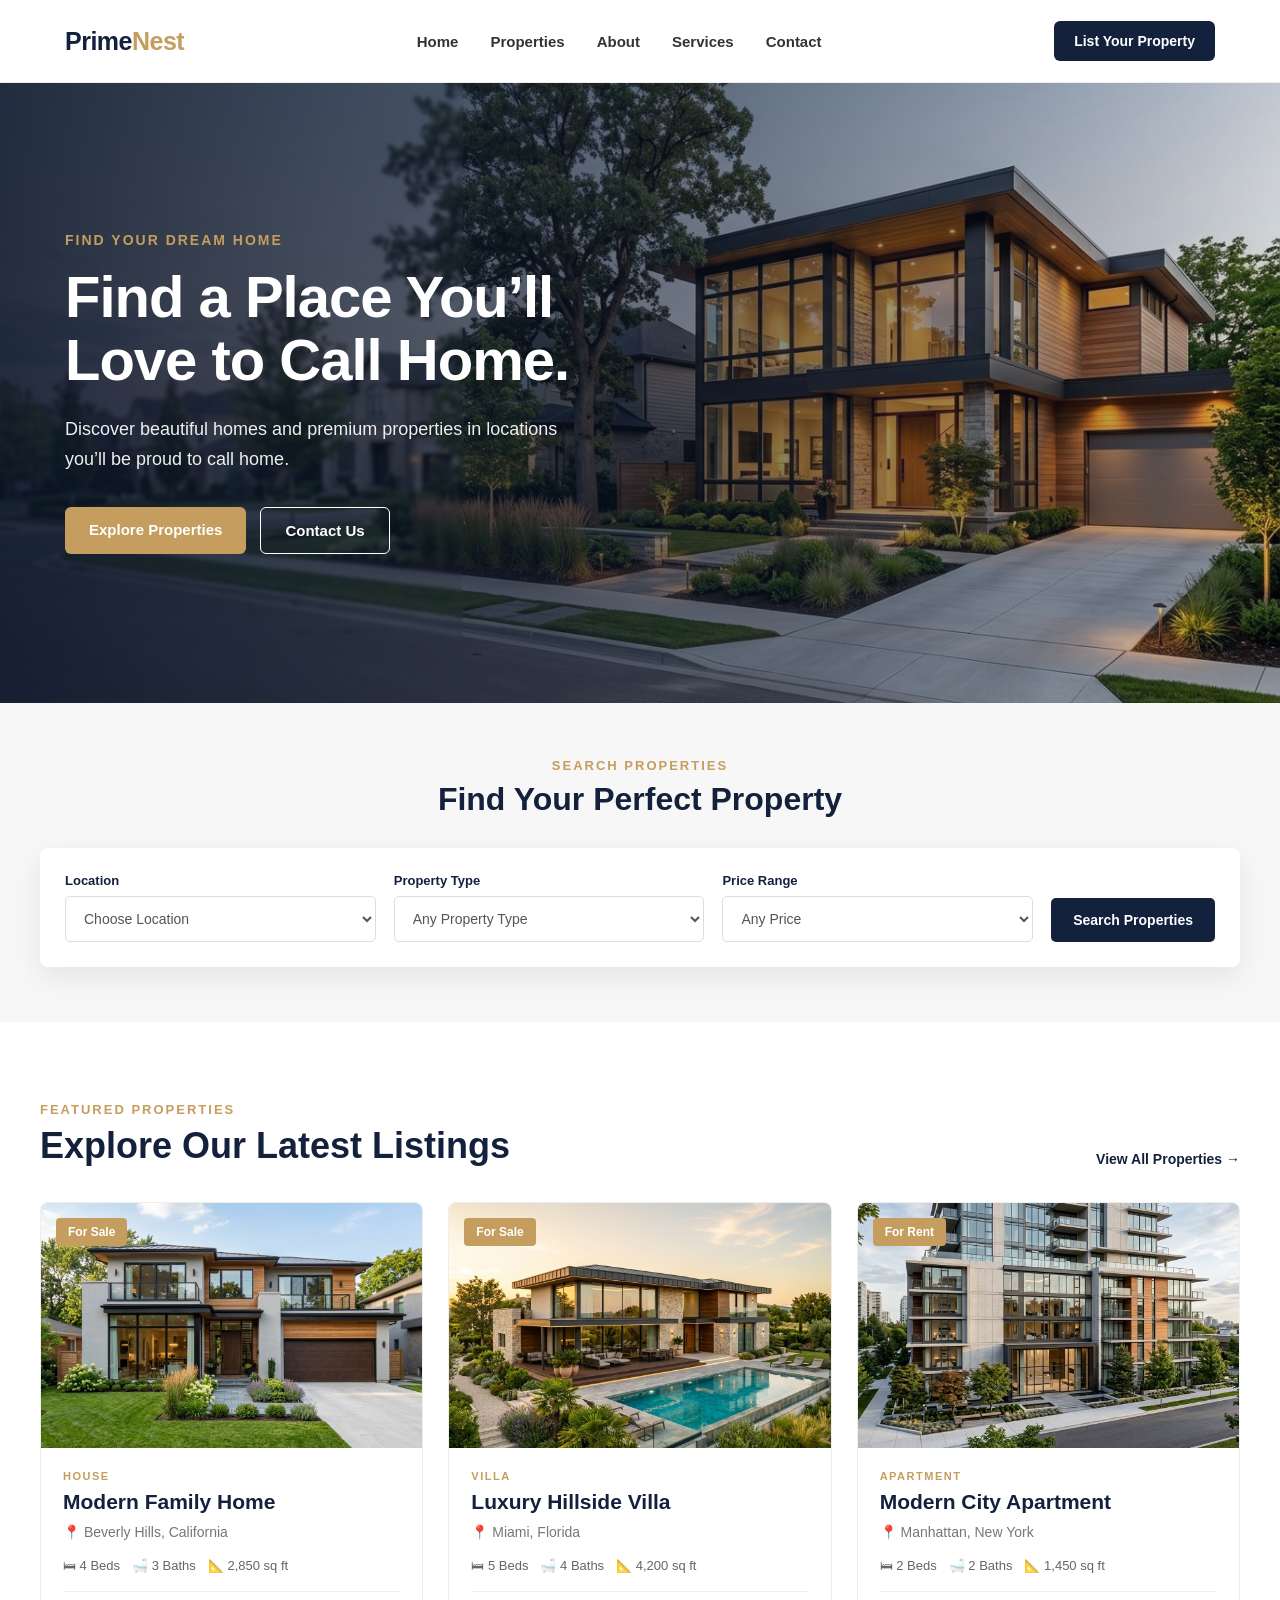
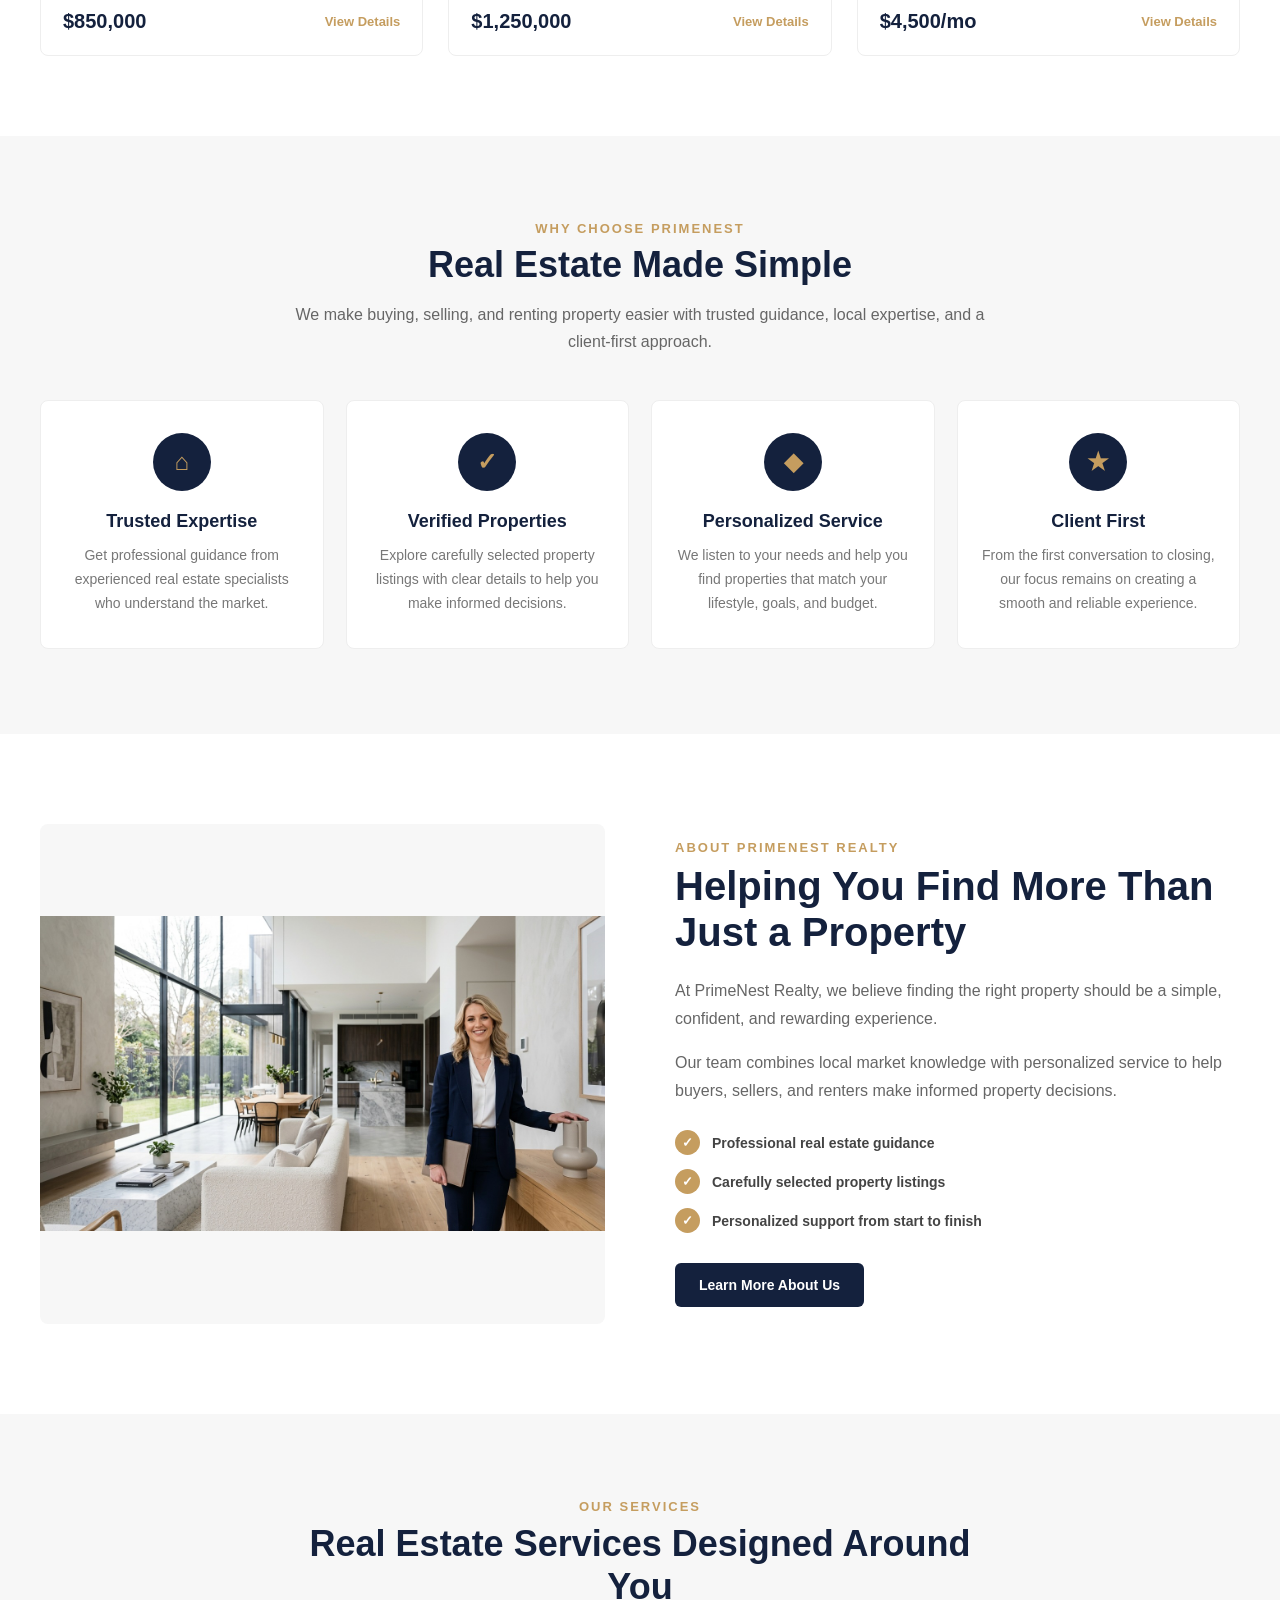
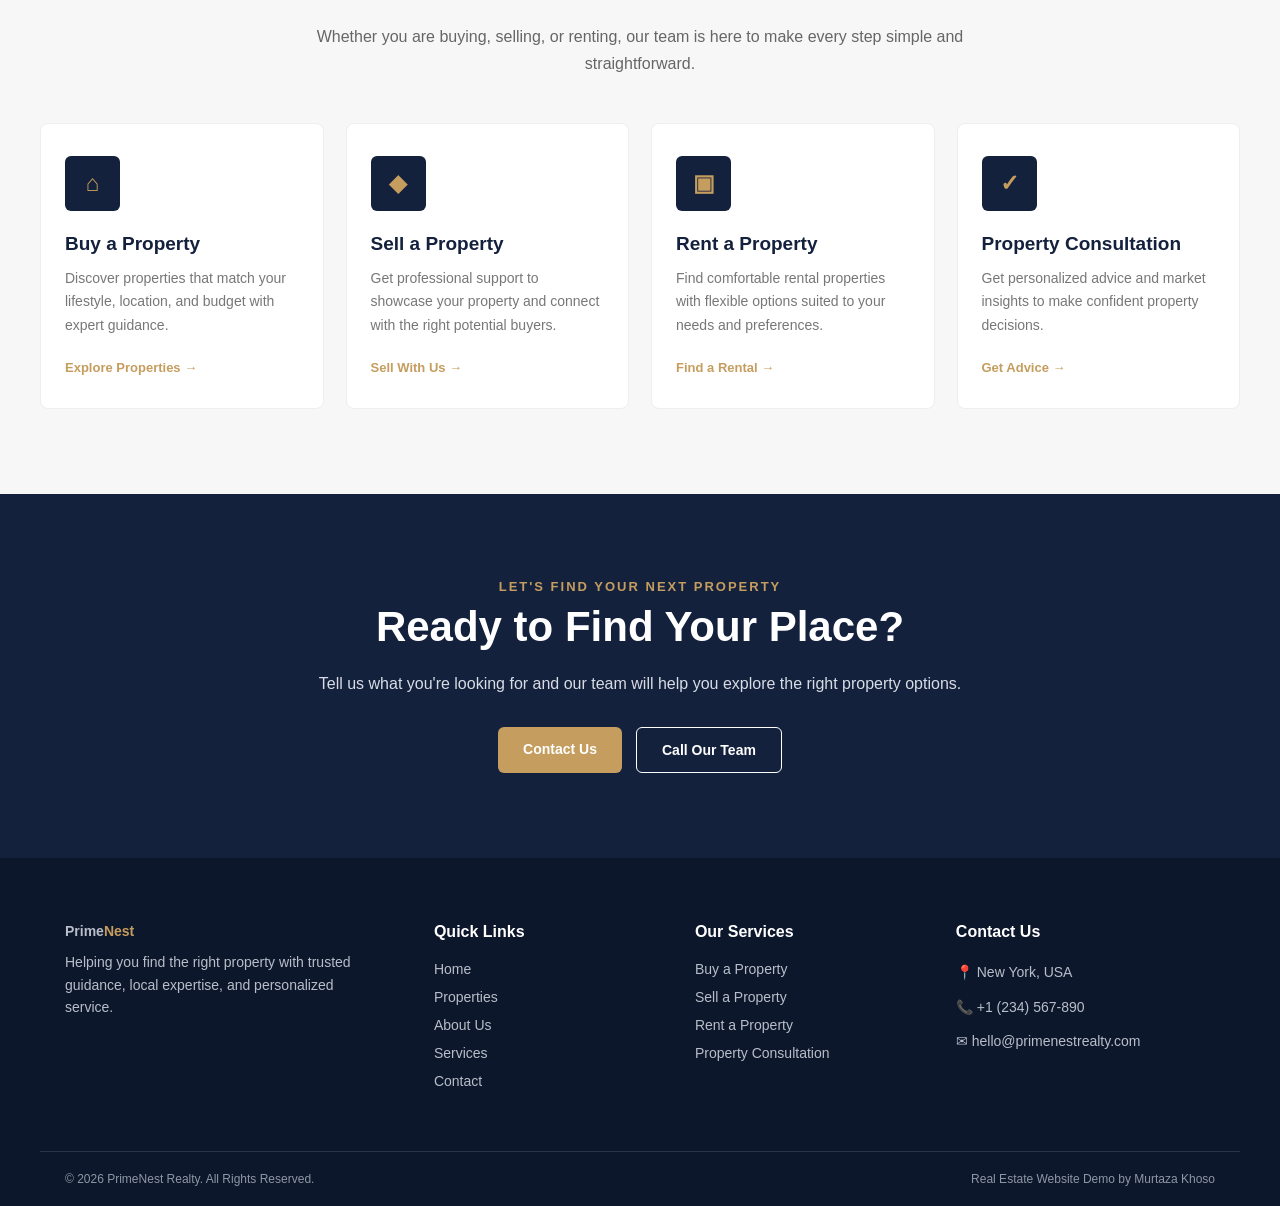
<file: index.html>
<!DOCTYPE html>
<html lang="en">
<head>
  <meta charset="UTF-8">
  <meta name="viewport" content="width=device-width, initial-scale=1.0">

  <title>PrimeNest Realty | Find Your Dream Home</title>

  <link rel="stylesheet" href="style.css">
</head>

<body>

  <!-- HEADER -->
  <header class="header">
    <div class="header-container">

      <a href="#" class="logo">
        Prime<span>Nest</span>
      </a>

      <nav class="nav">
        <a href="#">Home</a>
        <a href="#">Properties</a>
        <a href="#">About</a>
        <a href="#">Services</a>
        <a href="#">Contact</a>
      </nav>

      <a href="#" class="header-btn">
        List Your Property
      </a>

    </div>
  </header>


  <!-- HERO SECTION -->
  <section class="hero">

    <div class="hero-overlay"></div>

    <div class="hero-container">

      <div class="hero-content">

        <p class="hero-label">FIND YOUR DREAM HOME</p>

        <h1>Find a Place You’ll Love to Call Home.</h1>

        <p class="hero-text">
          Discover beautiful homes and premium properties in locations
          you’ll be proud to call home.
        </p>

        <div class="hero-buttons">

          <a href="#properties" class="hero-btn primary-btn">
            Explore Properties
          </a>

          <a href="#contact" class="hero-btn secondary-btn">
            Contact Us
          </a>

        </div>

      </div>

    </div>

  </section>
<!-- PROPERTY SEARCH -->
<section class="property-search">

  <div class="search-container">

    <div class="search-heading">
      <p>SEARCH PROPERTIES</p>
      <h2>Find Your Perfect Property</h2>
    </div>

    <form class="search-box">

      <div class="search-field">
        <label>Location</label>
        <select>
          <option>Choose Location</option>
          <option>New York</option>
          <option>Los Angeles</option>
          <option>Miami</option>
          <option>Chicago</option>
        </select>
      </div>

      <div class="search-field">
        <label>Property Type</label>
        <select>
          <option>Any Property Type</option>
          <option>House</option>
          <option>Apartment</option>
          <option>Villa</option>
          <option>Condo</option>
        </select>
      </div>

      <div class="search-field">
        <label>Price Range</label>
        <select>
          <option>Any Price</option>
          <option>Under $500,000</option>
          <option>$500,000 – $1M</option>
          <option>$1M – $2M</option>
          <option>$2M+</option>
        </select>
      </div>

      <button type="submit" class="search-btn">
        Search Properties
      </button>

    </form>

  </div>

</section>
  <!-- FEATURED PROPERTIES -->
<section class="featured-properties" id="properties">

  <div class="properties-container">

    <div class="section-heading">

      <div>
        <p class="section-label">FEATURED PROPERTIES</p>
        <h2>Explore Our Latest Listings</h2>
      </div>

      <a href="#" class="view-all-btn">
        View All Properties →
      </a>

    </div>


    <div class="property-grid">

      <!-- PROPERTY 1 -->
      <article class="property-card">

        <div class="property-image">
          <img src="property-modern-home.jpg" alt="Modern Family Home">

          <span class="property-status">For Sale</span>
        </div>

        <div class="property-info">

          <p class="property-type">HOUSE</p>

          <h3>Modern Family Home</h3>

          <p class="property-location">
            📍 Beverly Hills, California
          </p>

          <div class="property-details">
            <span>🛏 4 Beds</span>
            <span>🛁 3 Baths</span>
            <span>📐 2,850 sq ft</span>
          </div>

          <div class="property-bottom">
            <strong>$850,000</strong>
            <a href="#">View Details</a>
          </div>

        </div>

      </article>


      <!-- PROPERTY 2 -->
      <article class="property-card">

        <div class="property-image">
          <img src="property-luxury-villa.jpg" alt="Luxury Villa">

          <span class="property-status">For Sale</span>
        </div>

        <div class="property-info">

          <p class="property-type">VILLA</p>

          <h3>Luxury Hillside Villa</h3>

          <p class="property-location">
            📍 Miami, Florida
          </p>

          <div class="property-details">
            <span>🛏 5 Beds</span>
            <span>🛁 4 Baths</span>
            <span>📐 4,200 sq ft</span>
          </div>

          <div class="property-bottom">
            <strong>$1,250,000</strong>
            <a href="#">View Details</a>
          </div>

        </div>

      </article>


      <!-- PROPERTY 3 -->
      <article class="property-card">

        <div class="property-image">
          <img src="property-city-apartment.jpg" alt="City Apartment">

          <span class="property-status">For Rent</span>
        </div>

        <div class="property-info">

          <p class="property-type">APARTMENT</p>

          <h3>Modern City Apartment</h3>

          <p class="property-location">
            📍 Manhattan, New York
          </p>

          <div class="property-details">
            <span>🛏 2 Beds</span>
            <span>🛁 2 Baths</span>
            <span>📐 1,450 sq ft</span>
          </div>

          <div class="property-bottom">
            <strong>$4,500/mo</strong>
            <a href="#">View Details</a>
          </div>

        </div>

      </article>

    </div>

  </div>

</section>
  <!-- WHY CHOOSE US -->
<section class="why-choose">

  <div class="why-container">

    <div class="why-heading">

      <p class="section-label">WHY CHOOSE PRIMENEST</p>

      <h2>Real Estate Made Simple</h2>

      <p>
        We make buying, selling, and renting property easier with
        trusted guidance, local expertise, and a client-first approach.
      </p>

    </div>


    <div class="why-grid">

      <!-- FEATURE 1 -->
      <div class="why-card">

        <div class="why-icon">⌂</div>

        <h3>Trusted Expertise</h3>

        <p>
          Get professional guidance from experienced real estate
          specialists who understand the market.
        </p>

      </div>


      <!-- FEATURE 2 -->
      <div class="why-card">

        <div class="why-icon">✓</div>

        <h3>Verified Properties</h3>

        <p>
          Explore carefully selected property listings with clear
          details to help you make informed decisions.
        </p>

      </div>


      <!-- FEATURE 3 -->
      <div class="why-card">

        <div class="why-icon">◆</div>

        <h3>Personalized Service</h3>

        <p>
          We listen to your needs and help you find properties that
          match your lifestyle, goals, and budget.
        </p>

      </div>


      <!-- FEATURE 4 -->
      <div class="why-card">

        <div class="why-icon">★</div>

        <h3>Client First</h3>

        <p>
          From the first conversation to closing, our focus remains
          on creating a smooth and reliable experience.
        </p>

      </div>

    </div>

  </div>

</section>
  <!-- ABOUT SECTION -->
<section class="about-section" id="about">

  <div class="about-container">

    <div class="about-image">
      <img src="about-real-estate.jpg" alt="PrimeNest Realty real estate consultant">
    </div>


    <div class="about-content">

      <p class="section-label">ABOUT PRIMENEST REALTY</p>

      <h2>Helping You Find More Than Just a Property</h2>

      <p>
        At PrimeNest Realty, we believe finding the right property
        should be a simple, confident, and rewarding experience.
      </p>

      <p>
        Our team combines local market knowledge with personalized
        service to help buyers, sellers, and renters make informed
        property decisions.
      </p>

      <div class="about-points">

        <div class="about-point">
          <span>✓</span>
          <p>Professional real estate guidance</p>
        </div>

        <div class="about-point">
          <span>✓</span>
          <p>Carefully selected property listings</p>
        </div>

        <div class="about-point">
          <span>✓</span>
          <p>Personalized support from start to finish</p>
        </div>

      </div>

      <a href="#contact" class="about-btn">
        Learn More About Us
      </a>

    </div>

  </div>

</section>
  <!-- SERVICES SECTION -->
<section class="services-section" id="services">

  <div class="services-container">

    <div class="services-heading">

      <p class="section-label">OUR SERVICES</p>

      <h2>Real Estate Services Designed Around You</h2>

      <p>
        Whether you are buying, selling, or renting, our team is here
        to make every step simple and straightforward.
      </p>

    </div>


    <div class="services-grid">

      <!-- SERVICE 1 -->
      <div class="service-card">

        <div class="service-icon">⌂</div>

        <h3>Buy a Property</h3>

        <p>
          Discover properties that match your lifestyle, location,
          and budget with expert guidance.
        </p>

        <a href="#properties">Explore Properties →</a>

      </div>


      <!-- SERVICE 2 -->
      <div class="service-card">

        <div class="service-icon">◆</div>

        <h3>Sell a Property</h3>

        <p>
          Get professional support to showcase your property and
          connect with the right potential buyers.
        </p>

        <a href="#contact">Sell With Us →</a>

      </div>


      <!-- SERVICE 3 -->
      <div class="service-card">

        <div class="service-icon">▣</div>

        <h3>Rent a Property</h3>

        <p>
          Find comfortable rental properties with flexible options
          suited to your needs and preferences.
        </p>

        <a href="#properties">Find a Rental →</a>

      </div>


      <!-- SERVICE 4 -->
      <div class="service-card">

        <div class="service-icon">✓</div>

        <h3>Property Consultation</h3>

        <p>
          Get personalized advice and market insights to make
          confident property decisions.
        </p>

        <a href="#contact">Get Advice →</a>

      </div>

    </div>

  </div>

</section>
  <!-- CTA SECTION -->
<section class="cta-section" id="contact">

  <div class="cta-container">

    <div class="cta-content">

      <p class="section-label">LET'S FIND YOUR NEXT PROPERTY</p>

      <h2>Ready to Find Your Place?</h2>

      <p>
        Tell us what you're looking for and our team will help you
        explore the right property options.
      </p>

      <div class="cta-buttons">

        <a href="mailto:hello@primenestrealty.com" class="cta-btn primary-cta">
          Contact Us
        </a>

        <a href="tel:+1234567890" class="cta-btn secondary-cta">
          Call Our Team
        </a>

      </div>

    </div>

  </div>

</section>
  <!-- FOOTER -->
<footer class="footer">

  <div class="footer-container">

    <div class="footer-column footer-brand">

      <a href="#" class="footer-logo">
        Prime<span>Nest</span>
      </a>

      <p>
        Helping you find the right property with trusted guidance,
        local expertise, and personalized service.
      </p>

    </div>


    <div class="footer-column">

      <h3>Quick Links</h3>

      <a href="#">Home</a>
      <a href="#properties">Properties</a>
      <a href="#about">About Us</a>
      <a href="#services">Services</a>
      <a href="#contact">Contact</a>

    </div>


    <div class="footer-column">

      <h3>Our Services</h3>

      <a href="#services">Buy a Property</a>
      <a href="#services">Sell a Property</a>
      <a href="#services">Rent a Property</a>
      <a href="#services">Property Consultation</a>

    </div>


    <div class="footer-column">

      <h3>Contact Us</h3>

      <p>📍 New York, USA</p>
      <p>📞 +1 (234) 567-890</p>
      <p>✉ hello@primenestrealty.com</p>

    </div>

  </div>


  <div class="footer-bottom">

    <p>
      © 2026 PrimeNest Realty. All Rights Reserved.
    </p>

    <p>
      Real Estate Website Demo by Murtaza Khoso
    </p>

  </div>

</footer>
</body>
</html>
</file>
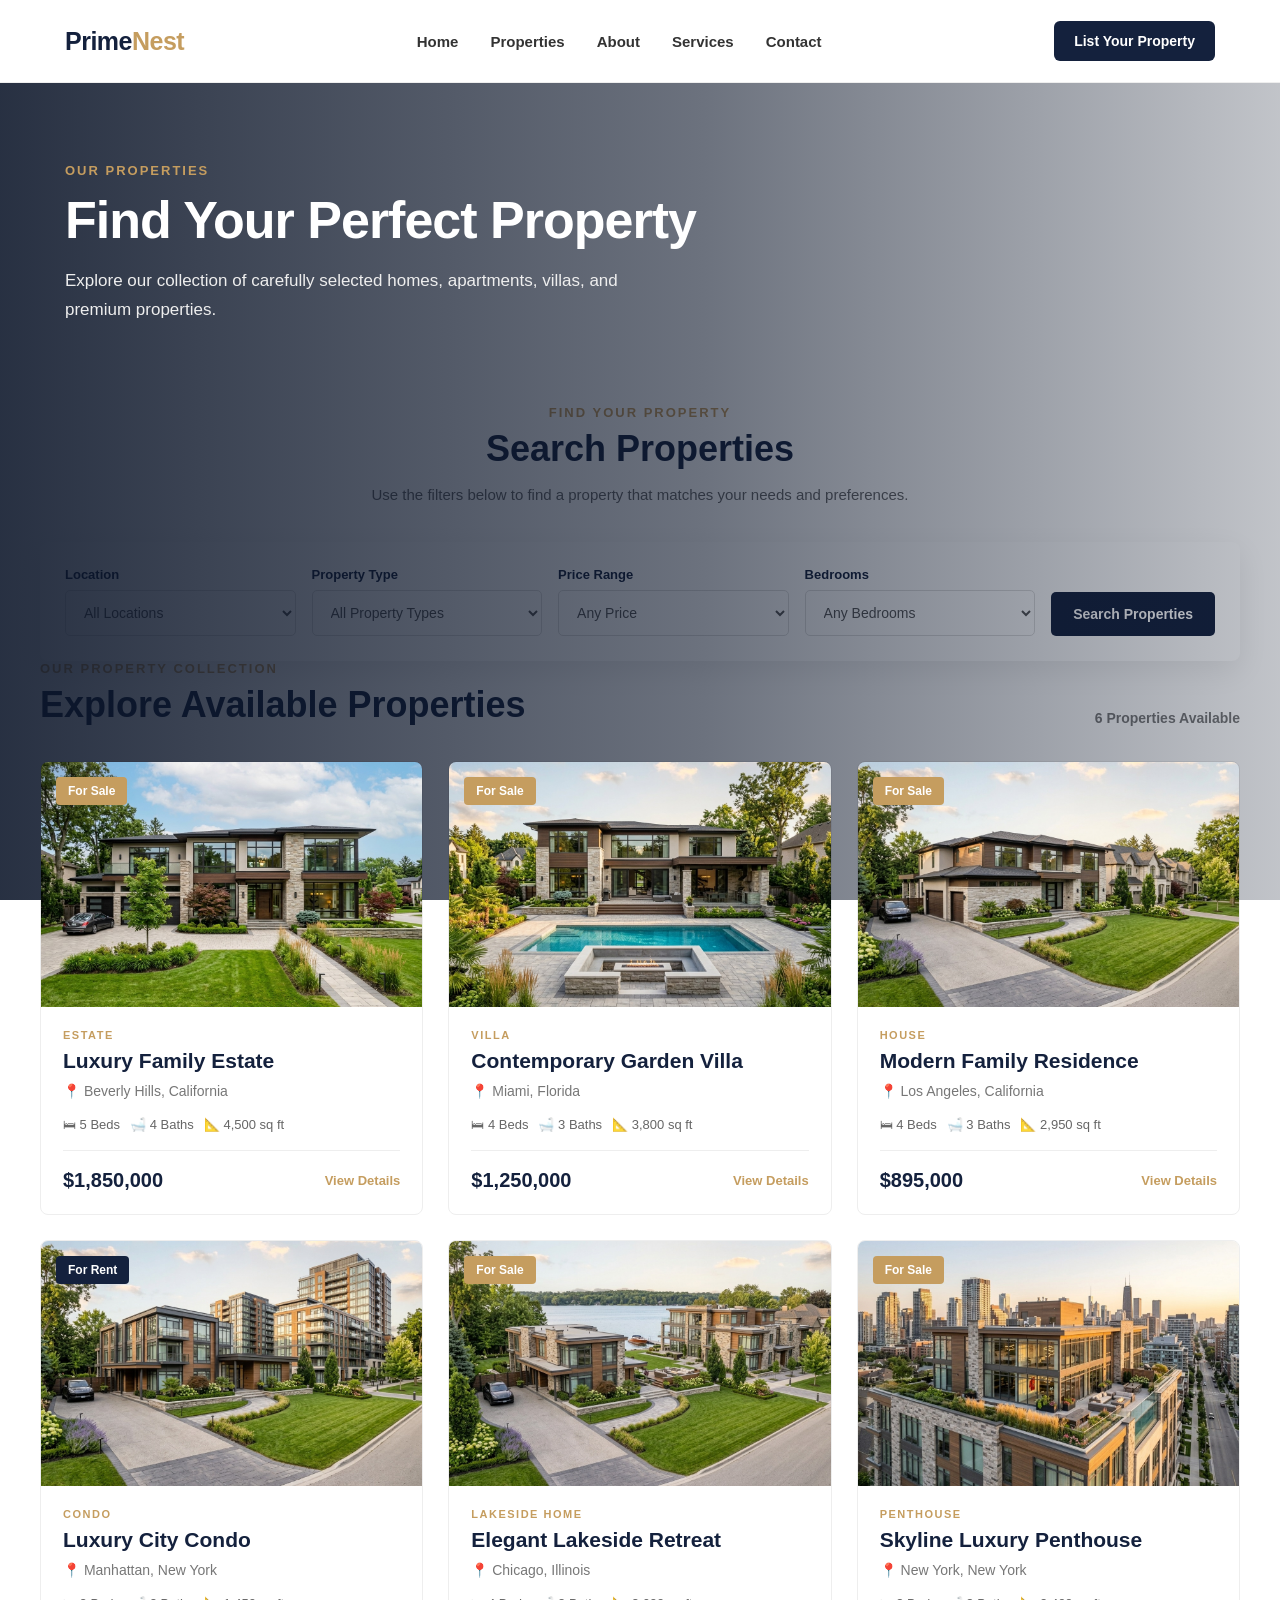
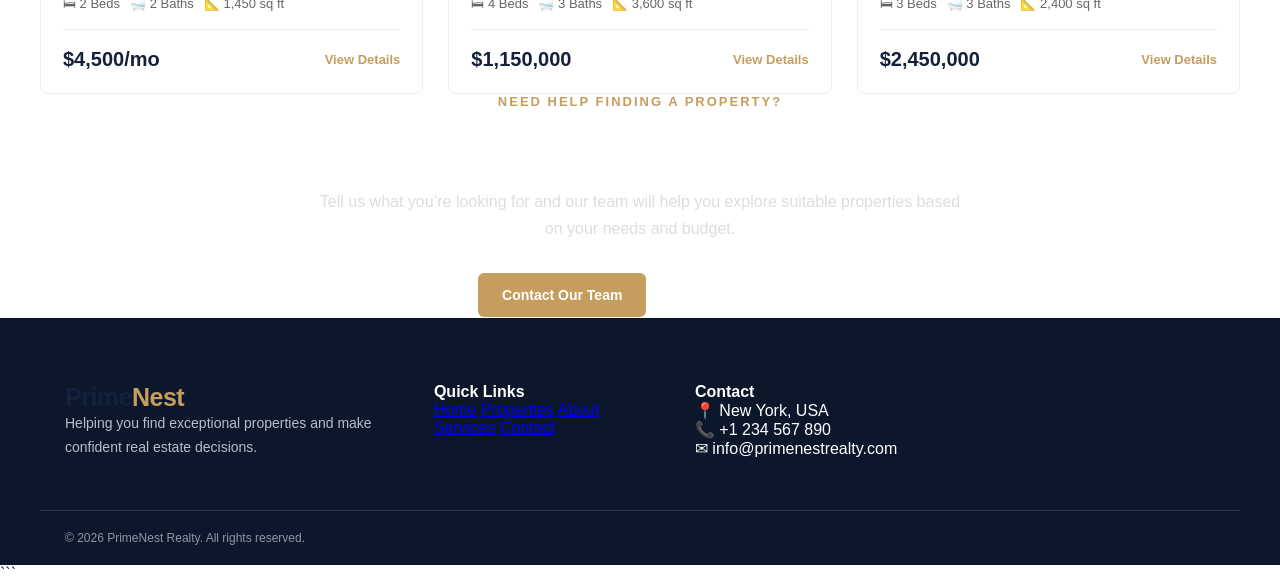
<file: properties.html>
<!DOCTYPE html>
<html lang="en">
<head>
  <meta charset="UTF-8">
  <meta name="viewport" content="width=device-width, initial-scale=1.0">

  <title>Properties | PrimeNest Realty</title>

  <link rel="stylesheet" href="style.css">
</head>

<body>

  <!-- HEADER -->
  <header class="header">
    <div class="header-container">

      <a href="index.html" class="logo">
        Prime<span>Nest</span>
      </a>

      <nav class="nav">
        <a href="index.html">Home</a>
        <a href="properties.html">Properties</a>
        <a href="about.html">About</a>
        <a href="services.html">Services</a>
        <a href="contact.html">Contact</a>
      </nav>

      <a href="contact.html" class="header-btn">
        List Your Property
      </a>

    </div>
  </header>


  <!-- PAGE HERO -->
  <section class="page-hero">

    <div class="page-hero-overlay"></div>

    <div class="page-hero-container">

      <div class="page-hero-content">

        <p class="page-hero-label">OUR PROPERTIES</p>

        <h1>Find Your Perfect Property</h1>

        <p>
          Explore our collection of carefully selected homes,
          apartments, villas, and premium properties.
        </p>

      </div>

    </div>

  </section>

<!-- PROPERTY FILTER -->
<section class="property-filter">

  <div class="filter-container">

    <div class="filter-heading">

      <p class="section-label">FIND YOUR PROPERTY</p>

      <h2>Search Properties</h2>

      <p>
        Use the filters below to find a property that matches
        your needs and preferences.
      </p>

    </div>


    <form class="property-filter-form">

      <div class="filter-field">

        <label>Location</label>

        <select>
          <option>All Locations</option>
          <option>New York</option>
          <option>Los Angeles</option>
          <option>Miami</option>
          <option>Chicago</option>
          <option>Beverly Hills</option>
        </select>

      </div>


      <div class="filter-field">

        <label>Property Type</label>

        <select>
          <option>All Property Types</option>
          <option>House</option>
          <option>Villa</option>
          <option>Apartment</option>
          <option>Condo</option>
          <option>Penthouse</option>
        </select>

      </div>


      <div class="filter-field">

        <label>Price Range</label>

        <select>
          <option>Any Price</option>
          <option>Under $500,000</option>
          <option>$500,000 – $1M</option>
          <option>$1M – $2M</option>
          <option>$2M+</option>
        </select>

      </div>


      <div class="filter-field">

        <label>Bedrooms</label>

        <select>
          <option>Any Bedrooms</option>
          <option>1+ Bedrooms</option>
          <option>2+ Bedrooms</option>
          <option>3+ Bedrooms</option>
          <option>4+ Bedrooms</option>
          <option>5+ Bedrooms</option>
        </select>

      </div>


      <button type="submit" class="filter-btn">
        Search Properties
      </button>

    </form>

  </div>

</section>

<!-- PROPERTY LISTINGS -->
<section class="property-listings">

  <div class="listings-container">

    <div class="listings-heading">

      <div>
        <p class="section-label">OUR PROPERTY COLLECTION</p>

        <h2>Explore Available Properties</h2>
      </div>

      <p class="listing-count">
        6 Properties Available
      </p>

    </div>


    <div class="listings-grid">


      <!-- PROPERTY 1 -->
      <article class="listing-card">

        <div class="listing-image">

          <img src="property-luxury-estate.jpg"
               alt="Luxury Estate">

          <span class="listing-status">For Sale</span>

        </div>

        <div class="listing-info">

          <p class="listing-type">ESTATE</p>

          <h3>Luxury Family Estate</h3>

          <p class="listing-location">
            📍 Beverly Hills, California
          </p>

          <div class="listing-details">
            <span>🛏 5 Beds</span>
            <span>🛁 4 Baths</span>
            <span>📐 4,500 sq ft</span>
          </div>

          <div class="listing-bottom">

            <strong>$1,850,000</strong>

            <a href="property-details.html">
              View Details
            </a>

          </div>

        </div>

      </article>


      <!-- PROPERTY 2 -->
      <article class="listing-card">

        <div class="listing-image">

          <img src="property-modern-villa.jpg"
               alt="Modern Villa">

          <span class="listing-status">For Sale</span>

        </div>

        <div class="listing-info">

          <p class="listing-type">VILLA</p>

          <h3>Contemporary Garden Villa</h3>

          <p class="listing-location">
            📍 Miami, Florida
          </p>

          <div class="listing-details">
            <span>🛏 4 Beds</span>
            <span>🛁 3 Baths</span>
            <span>📐 3,800 sq ft</span>
          </div>

          <div class="listing-bottom">

            <strong>$1,250,000</strong>

            <a href="property-details.html">
              View Details
            </a>

          </div>

        </div>

      </article>


      <!-- PROPERTY 3 -->
      <article class="listing-card">

        <div class="listing-image">

          <img src="property-family-house.jpg"
               alt="Family House">

          <span class="listing-status">For Sale</span>

        </div>

        <div class="listing-info">

          <p class="listing-type">HOUSE</p>

          <h3>Modern Family Residence</h3>

          <p class="listing-location">
            📍 Los Angeles, California
          </p>

          <div class="listing-details">
            <span>🛏 4 Beds</span>
            <span>🛁 3 Baths</span>
            <span>📐 2,950 sq ft</span>
          </div>

          <div class="listing-bottom">

            <strong>$895,000</strong>

            <a href="property-details.html">
              View Details
            </a>

          </div>

        </div>

      </article>


      <!-- PROPERTY 4 -->
      <article class="listing-card">

        <div class="listing-image">

          <img src="property-city-condo.jpg"
               alt="City Condo">

          <span class="listing-status rent-status">For Rent</span>

        </div>

        <div class="listing-info">

          <p class="listing-type">CONDO</p>

          <h3>Luxury City Condo</h3>

          <p class="listing-location">
            📍 Manhattan, New York
          </p>

          <div class="listing-details">
            <span>🛏 2 Beds</span>
            <span>🛁 2 Baths</span>
            <span>📐 1,450 sq ft</span>
          </div>

          <div class="listing-bottom">

            <strong>$4,500/mo</strong>

            <a href="property-details.html">
              View Details
            </a>

          </div>

        </div>

      </article>


      <!-- PROPERTY 5 -->
      <article class="listing-card">

        <div class="listing-image">

          <img src="property-lakeside-home.jpg"
               alt="Lakeside Home">

          <span class="listing-status">For Sale</span>

        </div>

        <div class="listing-info">

          <p class="listing-type">LAKESIDE HOME</p>

          <h3>Elegant Lakeside Retreat</h3>

          <p class="listing-location">
            📍 Chicago, Illinois
          </p>

          <div class="listing-details">
            <span>🛏 4 Beds</span>
            <span>🛁 3 Baths</span>
            <span>📐 3,600 sq ft</span>
          </div>

          <div class="listing-bottom">

            <strong>$1,150,000</strong>

            <a href="property-details.html">
              View Details
            </a>

          </div>

        </div>

      </article>


      <!-- PROPERTY 6 -->
      <article class="listing-card">

        <div class="listing-image">

          <img src="property-penthouse.jpg"
               alt="Luxury Penthouse">

          <span class="listing-status">For Sale</span>

        </div>

        <div class="listing-info">

          <p class="listing-type">PENTHOUSE</p>

          <h3>Skyline Luxury Penthouse</h3>

          <p class="listing-location">
            📍 New York, New York
          </p>

          <div class="listing-details">
            <span>🛏 3 Beds</span>
            <span>🛁 3 Baths</span>
            <span>📐 2,400 sq ft</span>
          </div>

          <div class="listing-bottom">

            <strong>$2,450,000</strong>

            <a href="property-details.html">
              View Details
            </a>

          </div>

        </div>

      </article>


    </div>

  </div>

</section>
  
<!-- PROPERTY CTA -->
<section class="property-cta">

  <div class="property-cta-container">

    <div class="property-cta-content">

      <p class="section-label">NEED HELP FINDING A PROPERTY?</p>

      <h2>Let’s Find the Right Property for You</h2>

      <p>
        Tell us what you’re looking for and our team will help you
        explore suitable properties based on your needs and budget.
      </p>

      <div class="property-cta-buttons">

        <a href="contact.html" class="property-cta-btn primary-property-cta">
          Contact Our Team
        </a>

        <a href="tel:+1234567890" class="property-cta-btn secondary-property-cta">
          Call Us Today
        </a>

      </div>

    </div>

  </div>

</section>
<!-- FOOTER -->
<footer class="footer">

  <div class="footer-container">

    <div class="footer-brand">

      <a href="index.html" class="logo">
        Prime<span>Nest</span>
      </a>

      <p>
        Helping you find exceptional properties and make
        confident real estate decisions.
      </p>

    </div>


    <div class="footer-links">

      <h4>Quick Links</h4>

      <a href="index.html">Home</a>
      <a href="properties.html">Properties</a>
      <a href="about.html">About</a>
      <a href="services.html">Services</a>
      <a href="contact.html">Contact</a>

    </div>


    <div class="footer-contact">

      <h4>Contact</h4>

      <p>📍 New York, USA</p>
      <p>📞 +1 234 567 890</p>
      <p>✉ info@primenestrealty.com</p>

    </div>

  </div>


  <div class="footer-bottom">

    <p>
      © 2026 PrimeNest Realty. All rights reserved.
    </p>

  </div>

</footer>


</body>
</html>
```
</file>
<file: style.css>
/* ================================
   GLOBAL
================================ */

* {
  margin: 0;
  padding: 0;
  box-sizing: border-box;
}

body {
  font-family: Arial, Helvetica, sans-serif;
  background: #ffffff;
  color: #1a1a1a;
}


/* ================================
   HEADER
================================ */

.header {
  width: 100%;
  background: #ffffff;
  border-bottom: 1px solid #eeeeee;
  position: sticky;
  top: 0;
  z-index: 1000;
}

.header-container {
  max-width: 1200px;
  height: 82px;
  margin: auto;
  padding: 0 25px;

  display: flex;
  align-items: center;
  justify-content: space-between;
}


/* LOGO */

.logo {
  text-decoration: none;
  color: #14213d;
  font-size: 25px;
  font-weight: 800;
  letter-spacing: -0.5px;
}

.logo span {
  color: #c59d5f;
}


/* NAVIGATION */

.nav {
  display: flex;
  align-items: center;
  gap: 32px;
}

.nav a {
  text-decoration: none;
  color: #333333;
  font-size: 15px;
  font-weight: 600;
  transition: 0.3s ease;
}

.nav a:hover {
  color: #c59d5f;
}


/* HEADER BUTTON */

.header-btn {
  text-decoration: none;
  background: #14213d;
  color: #ffffff;
  padding: 12px 20px;
  border-radius: 6px;
  font-size: 14px;
  font-weight: 700;
  transition: 0.3s ease;
}

.header-btn:hover {
  background: #c59d5f;
}


/* ================================
   HERO
================================ */

.hero {
  position: relative;
  min-height: 620px;

  background-image: url("hero-real-estate.jpg");
  background-size: cover;
  background-position: center;

  display: flex;
  align-items: center;

  overflow: hidden;
}


/* HERO OVERLAY */

.hero-overlay {
  position: absolute;
  inset: 0;

  background: linear-gradient(
    90deg,
    rgba(10, 20, 40, 0.88) 0%,
    rgba(10, 20, 40, 0.65) 42%,
    rgba(10, 20, 40, 0.15) 100%
  );
}


/* HERO CONTAINER */

.hero-container {
  position: relative;
  z-index: 2;

  width: 100%;
  max-width: 1200px;

  margin: auto;
  padding: 80px 25px;
}


/* HERO CONTENT */

.hero-content {
  max-width: 600px;
  color: #ffffff;
}

.hero-label {
  color: #c59d5f;
  font-size: 14px;
  font-weight: 700;
  letter-spacing: 2px;
  margin-bottom: 18px;
}

.hero-content h1 {
  font-size: 58px;
  line-height: 1.08;
  font-weight: 800;
  margin-bottom: 22px;
  letter-spacing: -1px;
}

.hero-text {
  max-width: 520px;

  font-size: 18px;
  line-height: 1.7;

  color: #eeeeee;

  margin-bottom: 32px;
}


/* HERO BUTTONS */

.hero-buttons {
  display: flex;
  gap: 14px;
  flex-wrap: wrap;
}

.hero-btn {
  display: inline-block;

  text-decoration: none;

  padding: 14px 24px;

  border-radius: 6px;

  font-size: 15px;
  font-weight: 700;

  transition: 0.3s ease;
}


/* PRIMARY BUTTON */

.primary-btn {
  background: #c59d5f;
  color: #ffffff;
}

.primary-btn:hover {
  background: #b38b50;
}


/* SECONDARY BUTTON */

.secondary-btn {
  border: 1px solid #ffffff;

  color: #ffffff;

  background: transparent;
}

.secondary-btn:hover {
  background: #ffffff;
  color: #14213d;
}


/* ================================
   TABLET / MOBILE
================================ */

@media (max-width: 768px) {

  .header-container {
    height: 72px;
  }

  .nav {
    gap: 16px;
  }

  .nav a {
    font-size: 13px;
  }

  .header-btn {
    display: none;
  }

  .logo {
    font-size: 21px;
  }


  /* HERO */

  .hero {
    min-height: 560px;
    background-position: 60% center;
  }

  .hero-container {
    padding: 70px 25px;
  }

  .hero-content h1 {
    font-size: 42px;
  }

  .hero-text {
    font-size: 16px;
  }
}


/* ================================
   SMALL MOBILE
================================ */

@media (max-width: 520px) {

  .nav a:nth-child(3),
  .nav a:nth-child(4) {
    display: none;
  }

  .nav {
    gap: 12px;
  }


  .hero {
    min-height: 540px;
  }

  .hero-content h1 {
    font-size: 36px;
  }

  .hero-label {
    font-size: 12px;
  }

  .hero-buttons {
    flex-direction: column;
    align-items: flex-start;
  }

  .hero-btn {
    width: 100%;
    text-align: center;
  }
}
/* ================================
   PROPERTY SEARCH
================================ */

.property-search {
  background: #f7f7f7;
  padding: 55px 25px;
}

.search-container {
  max-width: 1200px;
  margin: auto;
}

.search-heading {
  text-align: center;
  margin-bottom: 30px;
}

.search-heading p {
  color: #c59d5f;
  font-size: 13px;
  font-weight: 700;
  letter-spacing: 2px;
  margin-bottom: 8px;
}

.search-heading h2 {
  color: #14213d;
  font-size: 32px;
  font-weight: 800;
}


/* SEARCH BOX */

.search-box {
  background: #ffffff;
  padding: 25px;

  display: grid;
  grid-template-columns: 1fr 1fr 1fr auto;
  gap: 18px;

  border-radius: 8px;

  box-shadow: 0 10px 30px rgba(0, 0, 0, 0.08);
}


/* SEARCH FIELD */

.search-field {
  display: flex;
  flex-direction: column;
  gap: 8px;
}

.search-field label {
  color: #14213d;
  font-size: 13px;
  font-weight: 700;
}

.search-field select {
  width: 100%;

  padding: 13px 14px;

  border: 1px solid #dddddd;
  border-radius: 5px;

  background: #ffffff;

  color: #555555;

  font-size: 14px;

  outline: none;
}

.search-field select:focus {
  border-color: #c59d5f;
}


/* SEARCH BUTTON */

.search-btn {
  align-self: end;

  border: none;
  border-radius: 5px;

  padding: 14px 22px;

  background: #14213d;
  color: #ffffff;

  font-size: 14px;
  font-weight: 700;

  cursor: pointer;

  transition: 0.3s ease;
}

.search-btn:hover {
  background: #c59d5f;
}


/* ================================
   SEARCH MOBILE
================================ */

@media (max-width: 900px) {

  .search-box {
    grid-template-columns: 1fr 1fr;
  }

  .search-btn {
    width: 100%;
  }
}


@media (max-width: 520px) {

  .property-search {
    padding: 45px 20px;
  }

  .search-heading h2 {
    font-size: 26px;
  }

  .search-box {
    grid-template-columns: 1fr;
    padding: 20px;
  }
}
/* ================================
   FEATURED PROPERTIES
================================ */

.featured-properties {
  background: #ffffff;
  padding: 80px 25px;
}

.properties-container {
  max-width: 1200px;
  margin: auto;
}


/* SECTION HEADING */

.section-heading {
  display: flex;
  align-items: flex-end;
  justify-content: space-between;
  gap: 20px;
  margin-bottom: 35px;
}

.section-label {
  color: #c59d5f;
  font-size: 13px;
  font-weight: 700;
  letter-spacing: 2px;
  margin-bottom: 8px;
}

.section-heading h2 {
  color: #14213d;
  font-size: 36px;
  font-weight: 800;
}


/* VIEW ALL BUTTON */

.view-all-btn {
  text-decoration: none;
  color: #14213d;
  font-size: 14px;
  font-weight: 700;
  white-space: nowrap;
  transition: 0.3s ease;
}

.view-all-btn:hover {
  color: #c59d5f;
}


/* PROPERTY GRID */

.property-grid {
  display: grid;
  grid-template-columns: repeat(3, 1fr);
  gap: 25px;
}


/* PROPERTY CARD */

.property-card {
  background: #ffffff;
  border: 1px solid #eeeeee;
  border-radius: 8px;
  overflow: hidden;
  transition: 0.3s ease;
}

.property-card:hover {
  transform: translateY(-5px);
  box-shadow: 0 15px 35px rgba(0, 0, 0, 0.10);
}


/* PROPERTY IMAGE */

.property-image {
  position: relative;
  height: 245px;
  overflow: hidden;
}

.property-image img {
  width: 100%;
  height: 100%;
  object-fit: cover;
  display: block;
  transition: 0.4s ease;
}

.property-card:hover .property-image img {
  transform: scale(1.05);
}


/* STATUS */

.property-status {
  position: absolute;
  top: 15px;
  left: 15px;

  background: #c59d5f;
  color: #ffffff;

  padding: 7px 12px;
  border-radius: 4px;

  font-size: 12px;
  font-weight: 700;
}


/* PROPERTY INFO */

.property-info {
  padding: 22px;
}

.property-type {
  color: #c59d5f;
  font-size: 11px;
  font-weight: 700;
  letter-spacing: 1.5px;
  margin-bottom: 8px;
}

.property-info h3 {
  color: #14213d;
  font-size: 21px;
  margin-bottom: 10px;
}

.property-location {
  color: #777777;
  font-size: 14px;
  margin-bottom: 18px;
}


/* PROPERTY DETAILS */

.property-details {
  display: flex;
  flex-wrap: wrap;
  gap: 12px;
  padding-bottom: 18px;
  border-bottom: 1px solid #eeeeee;
}

.property-details span {
  color: #666666;
  font-size: 13px;
}


/* PROPERTY BOTTOM */

.property-bottom {
  display: flex;
  align-items: center;
  justify-content: space-between;
  gap: 15px;
  padding-top: 18px;
}

.property-bottom strong {
  color: #14213d;
  font-size: 20px;
}

.property-bottom a {
  text-decoration: none;
  color: #c59d5f;
  font-size: 13px;
  font-weight: 700;
}

.property-bottom a:hover {
  color: #14213d;
}


/* PROPERTY MOBILE */

@media (max-width: 900px) {

  .property-grid {
    grid-template-columns: 1fr 1fr;
  }

}


@media (max-width: 600px) {

  .featured-properties {
    padding: 60px 20px;
  }

  .section-heading {
    align-items: flex-start;
    flex-direction: column;
  }

  .section-heading h2 {
    font-size: 29px;
  }

  .property-grid {
    grid-template-columns: 1fr;
  }

  .property-image {
    height: 230px;
  }

}
/* ================================
   WHY CHOOSE US
================================ */

.why-choose {
  background: #f7f7f7;
  padding: 85px 25px;
}

.why-container {
  max-width: 1200px;
  margin: auto;
}


/* HEADING */

.why-heading {
  max-width: 700px;
  margin: 0 auto 45px;
  text-align: center;
}

.why-heading h2 {
  color: #14213d;
  font-size: 36px;
  font-weight: 800;
  margin-bottom: 15px;
}

.why-heading > p:last-child {
  color: #666666;
  font-size: 16px;
  line-height: 1.7;
}


/* FEATURE GRID */

.why-grid {
  display: grid;
  grid-template-columns: repeat(4, 1fr);
  gap: 22px;
}


/* FEATURE CARD */

.why-card {
  background: #ffffff;
  padding: 32px 24px;
  text-align: center;

  border: 1px solid #eeeeee;
  border-radius: 8px;

  transition: 0.3s ease;
}

.why-card:hover {
  transform: translateY(-5px);
  box-shadow: 0 15px 30px rgba(0, 0, 0, 0.08);
}


/* ICON */

.why-icon {
  width: 58px;
  height: 58px;

  margin: 0 auto 20px;

  display: flex;
  align-items: center;
  justify-content: center;

  background: #14213d;
  color: #c59d5f;

  border-radius: 50%;

  font-size: 24px;
  font-weight: 700;
}


/* CARD TEXT */

.why-card h3 {
  color: #14213d;
  font-size: 18px;
  margin-bottom: 12px;
}

.why-card p {
  color: #777777;
  font-size: 14px;
  line-height: 1.7;
}


/* WHY CHOOSE RESPONSIVE */

@media (max-width: 900px) {

  .why-grid {
    grid-template-columns: 1fr 1fr;
  }

}


@media (max-width: 600px) {

  .why-choose {
    padding: 65px 20px;
  }

  .why-heading h2 {
    font-size: 29px;
  }

  .why-grid {
    grid-template-columns: 1fr;
  }

}
/* ================================
   ABOUT SECTION
================================ */

.about-section {
  background: #ffffff;
  padding: 90px 25px;
}

.about-container {
  max-width: 1200px;
  margin: auto;

  display: grid;
  grid-template-columns: 1fr 1fr;
  gap: 70px;

  align-items: center;
}


/* ABOUT IMAGE */

.about-image {
  height: 500px;
  overflow: hidden;
  border-radius: 8px;
}

.about-image img {
  width: 100%;
  height: 100%;
  object-fit: cover;
  display: block;
}


/* ABOUT CONTENT */

.about-content {
  max-width: 560px;
}

.about-content h2 {
  color: #14213d;
  font-size: 40px;
  line-height: 1.15;
  font-weight: 800;
  margin-bottom: 22px;
}

.about-content > p:not(.section-label) {
  color: #666666;
  font-size: 16px;
  line-height: 1.75;
  margin-bottom: 16px;
}


/* ABOUT POINTS */

.about-points {
  margin: 25px 0 30px;
}

.about-point {
  display: flex;
  align-items: center;
  gap: 12px;
  margin-bottom: 14px;
}

.about-point span {
  width: 25px;
  height: 25px;

  display: flex;
  align-items: center;
  justify-content: center;

  background: #c59d5f;
  color: #ffffff;

  border-radius: 50%;

  font-size: 13px;
  font-weight: 700;

  flex-shrink: 0;
}

.about-point p {
  color: #444444;
  font-size: 14px;
  font-weight: 600;
}


/* ABOUT BUTTON */

.about-btn {
  display: inline-block;

  padding: 14px 24px;

  background: #14213d;
  color: #ffffff;

  text-decoration: none;

  border-radius: 6px;

  font-size: 14px;
  font-weight: 700;

  transition: 0.3s ease;
}

.about-btn:hover {
  background: #c59d5f;
}


/* ABOUT RESPONSIVE */

@media (max-width: 900px) {

  .about-container {
    grid-template-columns: 1fr;
    gap: 45px;
  }

  .about-image {
    height: 420px;
  }

  .about-content {
    max-width: 100%;
  }

}


@media (max-width: 600px) {

  .about-section {
    padding: 65px 20px;
  }

  .about-image {
    height: 350px;
  }

  .about-content h2 {
    font-size: 30px;
  }

  .about-content > p:not(.section-label) {
    font-size: 15px;
  }

}
.about-image img {
  object-fit: contain;
  background: #f7f7f7;
}
/* ================================
   SERVICES SECTION
================================ */

.services-section {
  background: #f7f7f7;
  padding: 85px 25px;
}

.services-container {
  max-width: 1200px;
  margin: auto;
}


/* SERVICES HEADING */

.services-heading {
  max-width: 700px;
  margin: 0 auto 45px;
  text-align: center;
}

.services-heading h2 {
  color: #14213d;
  font-size: 36px;
  line-height: 1.2;
  font-weight: 800;
  margin-bottom: 15px;
}

.services-heading > p:last-child {
  color: #666666;
  font-size: 16px;
  line-height: 1.7;
}


/* SERVICES GRID */

.services-grid {
  display: grid;
  grid-template-columns: repeat(4, 1fr);
  gap: 22px;
}


/* SERVICE CARD */

.service-card {
  background: #ffffff;
  padding: 32px 24px;

  border: 1px solid #eeeeee;
  border-radius: 8px;

  transition: 0.3s ease;
}

.service-card:hover {
  transform: translateY(-5px);
  box-shadow: 0 15px 30px rgba(0, 0, 0, 0.08);
}


/* SERVICE ICON */

.service-icon {
  width: 55px;
  height: 55px;

  display: flex;
  align-items: center;
  justify-content: center;

  margin-bottom: 22px;

  background: #14213d;
  color: #c59d5f;

  border-radius: 6px;

  font-size: 23px;
  font-weight: 700;
}


/* SERVICE CONTENT */

.service-card h3 {
  color: #14213d;
  font-size: 19px;
  margin-bottom: 12px;
}

.service-card p {
  color: #777777;
  font-size: 14px;
  line-height: 1.7;
  margin-bottom: 20px;
}

.service-card a {
  color: #c59d5f;
  text-decoration: none;
  font-size: 13px;
  font-weight: 700;
  transition: 0.3s ease;
}

.service-card a:hover {
  color: #14213d;
}


/* SERVICES RESPONSIVE */

@media (max-width: 900px) {

  .services-grid {
    grid-template-columns: 1fr 1fr;
  }

}


@media (max-width: 600px) {

  .services-section {
    padding: 65px 20px;
  }

  .services-heading h2 {
    font-size: 29px;
  }

  .services-grid {
    grid-template-columns: 1fr;
  }

}
/* ================================
   CTA SECTION
================================ */

.cta-section {
  background: #14213d;
  padding: 85px 25px;
}

.cta-container {
  max-width: 900px;
  margin: auto;
  text-align: center;
}

.cta-content {
  color: #ffffff;
}

.cta-content .section-label {
  color: #c59d5f;
}

.cta-content h2 {
  font-size: 42px;
  line-height: 1.2;
  font-weight: 800;
  margin-bottom: 18px;
}

.cta-content > p:not(.section-label) {
  max-width: 650px;
  margin: 0 auto 30px;

  color: #d8dce5;
  font-size: 16px;
  line-height: 1.7;
}


/* CTA BUTTONS */

.cta-buttons {
  display: flex;
  justify-content: center;
  gap: 14px;
  flex-wrap: wrap;
}

.cta-btn {
  display: inline-block;

  padding: 14px 25px;

  border-radius: 6px;

  text-decoration: none;

  font-size: 14px;
  font-weight: 700;

  transition: 0.3s ease;
}


/* PRIMARY CTA */

.primary-cta {
  background: #c59d5f;
  color: #ffffff;
}

.primary-cta:hover {
  background: #b38b50;
}


/* SECONDARY CTA */

.secondary-cta {
  border: 1px solid #ffffff;
  color: #ffffff;
  background: transparent;
}

.secondary-cta:hover {
  background: #ffffff;
  color: #14213d;
}


/* CTA MOBILE */

@media (max-width: 600px) {

  .cta-section {
    padding: 65px 20px;
  }

  .cta-content h2 {
    font-size: 32px;
  }

  .cta-content > p:not(.section-label) {
    font-size: 15px;
  }

  .cta-buttons {
    flex-direction: column;
    align-items: stretch;
  }

  .cta-btn {
    text-align: center;
  }

}
/* ================================
   FOOTER
================================ */

.footer {
  background: #0d172b;
  color: #ffffff;
  padding-top: 65px;
}

.footer-container {
  max-width: 1200px;
  margin: auto;
  padding: 0 25px 50px;

  display: grid;
  grid-template-columns: 1.5fr 1fr 1fr 1.2fr;
  gap: 45px;
}


/* FOOTER BRAND */

.footer-logo {
  display: inline-block;

  color: #ffffff;
  text-decoration: none;

  font-size: 26px;
  font-weight: 800;

  margin-bottom: 18px;
}

.footer-logo span {
  color: #c59d5f;
}

.footer-brand > p {
  max-width: 310px;

  color: #b8bec9;
  font-size: 14px;
  line-height: 1.7;
}


/* FOOTER COLUMNS */

.footer-column {
  display: flex;
  flex-direction: column;
}

.footer-column h3 {
  color: #ffffff;
  font-size: 16px;
  margin-bottom: 20px;
}

.footer-column a {
  color: #b8bec9;
  text-decoration: none;

  font-size: 14px;

  margin-bottom: 12px;

  transition: 0.3s ease;
}

.footer-column a:hover {
  color: #c59d5f;
}


/* CONTACT */

.footer-column > p {
  color: #b8bec9;
  font-size: 14px;
  line-height: 1.6;

  margin-bottom: 12px;
}


/* FOOTER BOTTOM */

.footer-bottom {
  max-width: 1200px;
  margin: auto;

  padding: 20px 25px;

  border-top: 1px solid rgba(255, 255, 255, 0.12);

  display: flex;
  justify-content: space-between;
  gap: 20px;
}

.footer-bottom p {
  color: #8f97a6;
  font-size: 12px;
}


/* FOOTER RESPONSIVE */

@media (max-width: 900px) {

  .footer-container {
    grid-template-columns: 1fr 1fr;
    gap: 40px;
  }

}


@media (max-width: 600px) {

  .footer {
    padding-top: 50px;
  }

  .footer-container {
    grid-template-columns: 1fr;
    gap: 32px;
    padding-bottom: 40px;
  }

  .footer-brand > p {
    max-width: 100%;
  }

  .footer-bottom {
    flex-direction: column;
    text-align: center;
  }

}
```css
/* ================================
   PROPERTIES PAGE HERO
================================ */

.page-hero {
  position: relative;
  min-height: 420px;

  background-image: url("hero-real-estate.jpg");
  background-size: cover;
  background-position: center;

  display: flex;
  align-items: center;

  overflow: hidden;
}

.page-hero-overlay {
  position: absolute;
  inset: 0;

  background: linear-gradient(
    90deg,
    rgba(10, 20, 40, 0.88) 0%,
    rgba(10, 20, 40, 0.60) 55%,
    rgba(10, 20, 40, 0.25) 100%
  );
}

.page-hero-container {
  position: relative;
  z-index: 2;

  width: 100%;
  max-width: 1200px;

  margin: auto;
  padding: 80px 25px;
}

.page-hero-content {
  max-width: 650px;
  color: #ffffff;
}

.page-hero-label {
  color: #c59d5f;

  font-size: 13px;
  font-weight: 700;

  letter-spacing: 2px;

  margin-bottom: 14px;
}

.page-hero-content h1 {
  font-size: 52px;
  line-height: 1.1;

  font-weight: 800;

  margin-bottom: 18px;

  letter-spacing: -1px;
}

.page-hero-content p:last-child {
  max-width: 560px;

  color: #eeeeee;

  font-size: 17px;
  line-height: 1.7;
}


/* ================================
   PROPERTIES HERO MOBILE
================================ */

@media (max-width: 768px) {

  .page-hero {
    min-height: 360px;
  }

  .page-hero-container {
    padding: 70px 25px;
  }

  .page-hero-content h1 {
    font-size: 42px;
  }

}


@media (max-width: 520px) {

  .page-hero {
    min-height: 330px;
  }

  .page-hero-container {
    padding: 60px 20px;
  }

  .page-hero-content h1 {
    font-size: 34px;
  }

  .page-hero-content p:last-child {
    font-size: 15px;
  }

}
```
```css
/* ================================
   PROPERTY FILTER
================================ */

.property-filter {
  background: #f7f7f7;
  padding: 70px 25px;
}

.filter-container {
  max-width: 1200px;
  margin: auto;
}


/* FILTER HEADING */

.filter-heading {
  text-align: center;
  max-width: 700px;
  margin: 0 auto 35px;
}

.filter-heading h2 {
  color: #14213d;
  font-size: 36px;
  font-weight: 800;
  margin-bottom: 12px;
}

.filter-heading > p:last-child {
  color: #666666;
  font-size: 15px;
  line-height: 1.7;
}


/* FILTER FORM */

.property-filter-form {
  background: #ffffff;

  padding: 25px;

  display: grid;
  grid-template-columns: repeat(4, 1fr) auto;

  gap: 16px;

  border-radius: 8px;

  box-shadow: 0 10px 30px rgba(0, 0, 0, 0.08);
}


/* FILTER FIELD */

.filter-field {
  display: flex;
  flex-direction: column;
  gap: 8px;
}

.filter-field label {
  color: #14213d;
  font-size: 13px;
  font-weight: 700;
}

.filter-field select {
  width: 100%;

  padding: 13px 14px;

  border: 1px solid #dddddd;
  border-radius: 5px;

  background: #ffffff;

  color: #555555;

  font-size: 14px;

  outline: none;
}

.filter-field select:focus {
  border-color: #c59d5f;
}


/* FILTER BUTTON */

.filter-btn {
  align-self: end;

  border: none;
  border-radius: 5px;

  padding: 14px 22px;

  background: #14213d;
  color: #ffffff;

  font-size: 14px;
  font-weight: 700;

  cursor: pointer;

  white-space: nowrap;

  transition: 0.3s ease;
}

.filter-btn:hover {
  background: #c59d5f;
}


/* ================================
   FILTER RESPONSIVE
================================ */

@media (max-width: 1000px) {

  .property-filter-form {
    grid-template-columns: 1fr 1fr;
  }

  .filter-btn {
    width: 100%;
  }

}


@media (max-width: 520px) {

  .property-filter {
    padding: 55px 20px;
  }

  .filter-heading h2 {
    font-size: 29px;
  }

  .property-filter-form {
    grid-template-columns: 1fr;
    padding: 20px;
  }

}
```css id="7zq1mc"
/* ================================
   PROPERTY LISTINGS
================================ */

.property-listings {
  background: #ffffff;
  padding: 80px 25px;
}

.listings-container {
  max-width: 1200px;
  margin: auto;
}


/* LISTINGS HEADING */

.listings-heading {
  display: flex;
  align-items: flex-end;
  justify-content: space-between;
  gap: 20px;

  margin-bottom: 35px;
}

.listings-heading h2 {
  color: #14213d;
  font-size: 36px;
  font-weight: 800;
}

.listing-count {
  color: #777777;
  font-size: 14px;
  font-weight: 600;
}


/* LISTINGS GRID */

.listings-grid {
  display: grid;
  grid-template-columns: repeat(3, 1fr);
  gap: 25px;
}


/* LISTING CARD */

.listing-card {
  background: #ffffff;

  border: 1px solid #eeeeee;
  border-radius: 8px;

  overflow: hidden;

  transition: 0.3s ease;
}

.listing-card:hover {
  transform: translateY(-5px);

  box-shadow:
    0 15px 35px rgba(0, 0, 0, 0.10);
}


/* LISTING IMAGE */

.listing-image {
  position: relative;

  height: 245px;

  overflow: hidden;
}

.listing-image img {
  width: 100%;
  height: 100%;

  object-fit: cover;

  display: block;

  transition: 0.4s ease;
}

.listing-card:hover .listing-image img {
  transform: scale(1.05);
}


/* STATUS */

.listing-status {
  position: absolute;

  top: 15px;
  left: 15px;

  background: #c59d5f;
  color: #ffffff;

  padding: 7px 12px;

  border-radius: 4px;

  font-size: 12px;
  font-weight: 700;
}

.rent-status {
  background: #14213d;
}


/* LISTING INFO */

.listing-info {
  padding: 22px;
}

.listing-type {
  color: #c59d5f;

  font-size: 11px;
  font-weight: 700;

  letter-spacing: 1.5px;

  margin-bottom: 8px;
}

.listing-info h3 {
  color: #14213d;

  font-size: 21px;

  margin-bottom: 10px;
}

.listing-location {
  color: #777777;

  font-size: 14px;

  margin-bottom: 18px;
}


/* DETAILS */

.listing-details {
  display: flex;
  flex-wrap: wrap;

  gap: 10px;

  padding-bottom: 18px;

  border-bottom: 1px solid #eeeeee;
}

.listing-details span {
  color: #666666;

  font-size: 13px;
}


/* BOTTOM */

.listing-bottom {
  display: flex;

  align-items: center;
  justify-content: space-between;

  gap: 15px;

  padding-top: 18px;
}

.listing-bottom strong {
  color: #14213d;

  font-size: 20px;
}

.listing-bottom a {
  text-decoration: none;

  color: #c59d5f;

  font-size: 13px;
  font-weight: 700;

  transition: 0.3s ease;
}

.listing-bottom a:hover {
  color: #14213d;
}


/* ================================
   LISTINGS RESPONSIVE
================================ */

@media (max-width: 900px) {

  .listings-grid {
    grid-template-columns: 1fr 1fr;
  }

}


@media (max-width: 520px) {

  .property-listings {
    padding: 60px 20px;
  }

  .listings-heading {
    align-items: flex-start;

    flex-direction: column;
  }

  .listings-heading h2 {
    font-size: 29px;
  }

  .listings-grid {
    grid-template-columns: 1fr;
  }

  .listing-image {
    height: 230px;
  }

}
```css id="m2k8qp"
/* ================================
   PROPERTY CTA
================================ */

.property-cta {
  background: #14213d;
  padding: 85px 25px;
}

.property-cta-container {
  max-width: 1000px;
  margin: auto;
  text-align: center;
}

.property-cta-content {
  color: #ffffff;
}

.property-cta-content .section-label {
  margin-bottom: 12px;
}

.property-cta-content h2 {
  font-size: 42px;
  line-height: 1.15;
  font-weight: 800;

  margin-bottom: 18px;
}

.property-cta-content > p:not(.section-label) {
  max-width: 650px;
  margin: 0 auto 30px;

  color: #dddddd;

  font-size: 16px;
  line-height: 1.7;
}


/* CTA BUTTONS */

.property-cta-buttons {
  display: flex;
  justify-content: center;
  align-items: center;

  gap: 14px;
  flex-wrap: wrap;
}

.property-cta-btn {
  display: inline-block;

  text-decoration: none;

  padding: 14px 24px;

  border-radius: 6px;

  font-size: 14px;
  font-weight: 700;

  transition: 0.3s ease;
}


/* PRIMARY */

.primary-property-cta {
  background: #c59d5f;
  color: #ffffff;
}

.primary-property-cta:hover {
  background: #b38b50;
}


/* SECONDARY */

.secondary-property-cta {
  border: 1px solid #ffffff;
  color: #ffffff;
  background: transparent;
}

.secondary-property-cta:hover {
  background: #ffffff;
  color: #14213d;
}


/* ================================
   PROPERTY CTA MOBILE
================================ */

@media (max-width: 520px) {

  .property-cta {
    padding: 65px 20px;
  }

  .property-cta-content h2 {
    font-size: 32px;
  }

  .property-cta-content > p:not(.section-label) {
    font-size: 15px;
  }

  .property-cta-buttons {
    flex-direction: column;
  }

  .property-cta-btn {
    width: 100%;
    text-align: center;
  }

}
</file>
